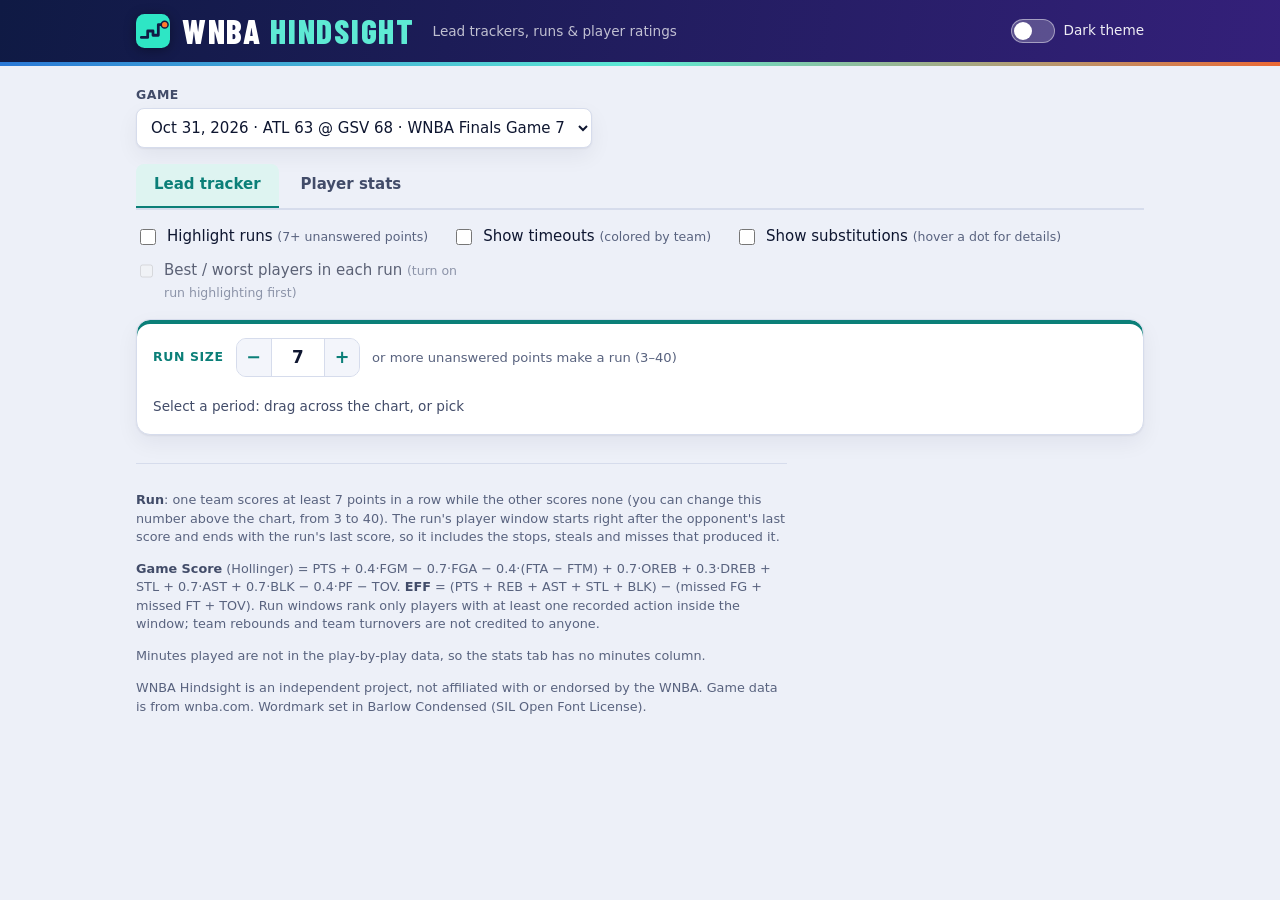
<file: index.html>
<!doctype html>
<html lang="en">
<head>
  <meta charset="utf-8">
  <meta name="viewport" content="width=device-width, initial-scale=1">
  <title>WNBA Hindsight</title>
  <meta http-equiv="refresh" content="0; url=web/">
  <link rel="canonical" href="web/">
</head>
<body>
  <p>Redirecting to <a href="web/">WNBA Hindsight</a>…</p>
</body>
</html>
</file>
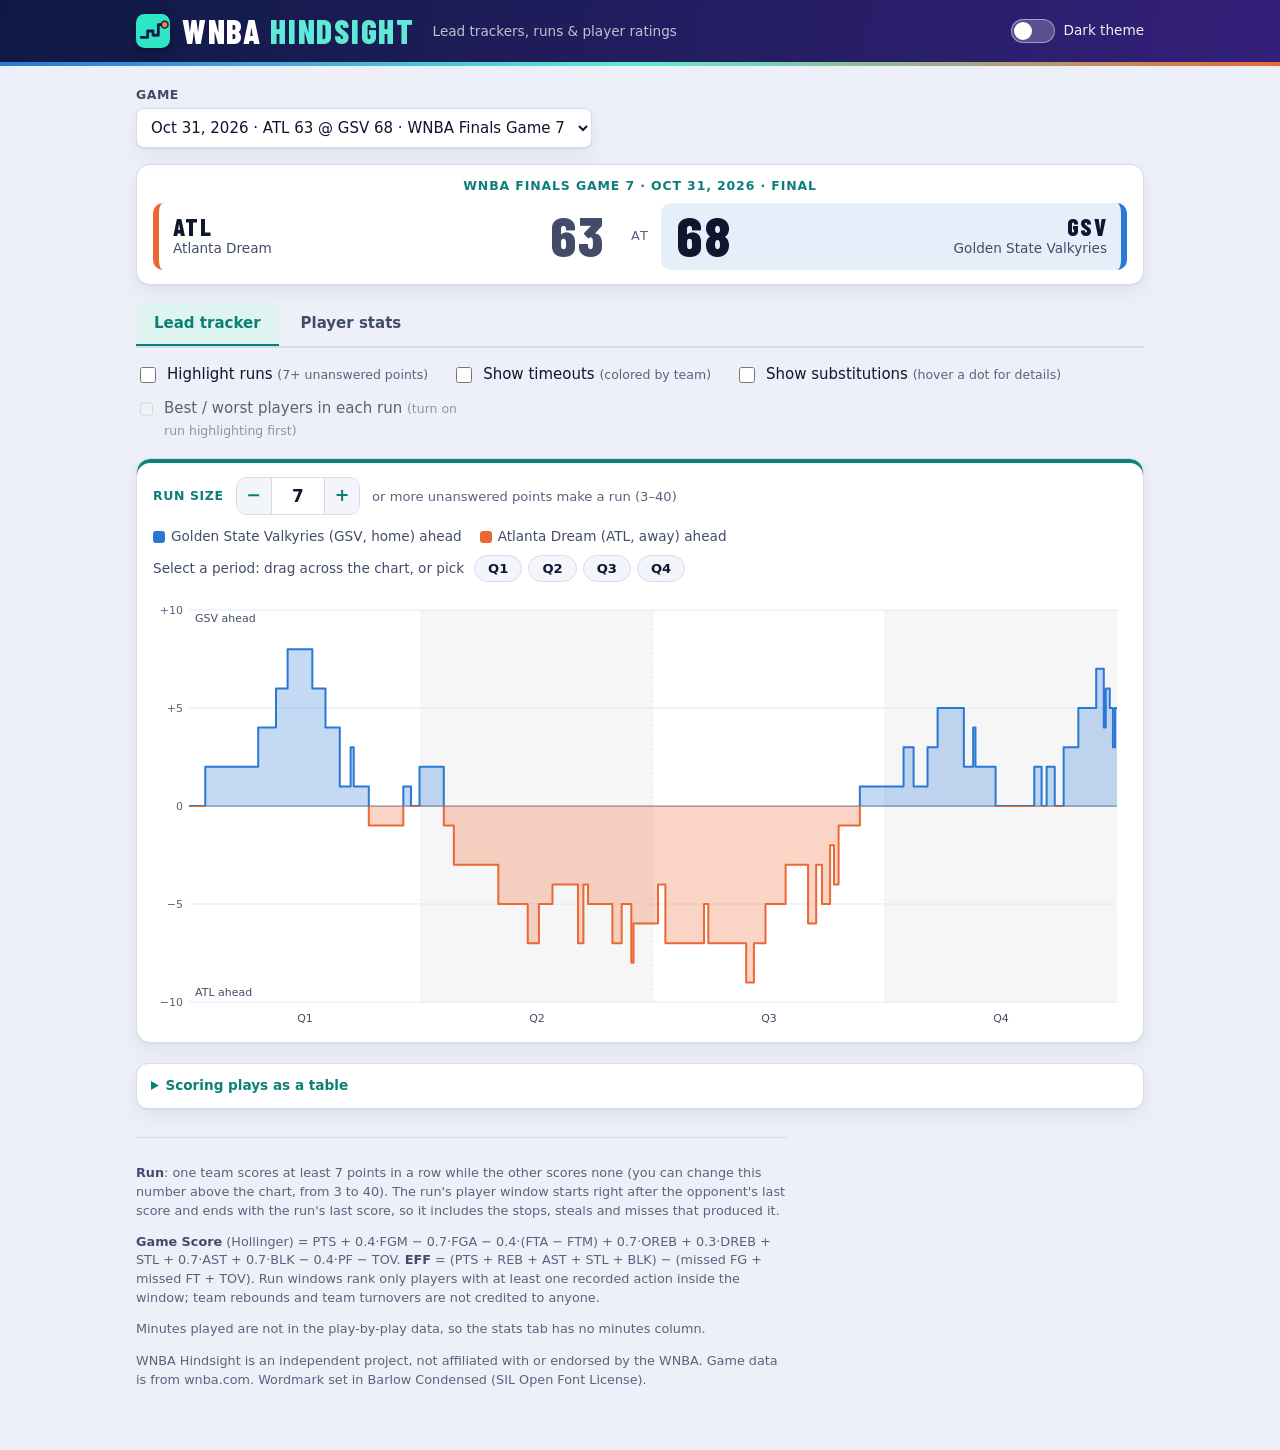
<file: web/index.html>
<!doctype html>
<html lang="en">
<head>
  <meta charset="utf-8">
  <meta name="viewport" content="width=device-width, initial-scale=1">
  <title>WNBA Hindsight</title>
  <meta name="description" content="Lead trackers, scoring runs and player ratings for WNBA games.">
  <link rel="icon" type="image/svg+xml" href="data:image/svg+xml,%3Csvg xmlns='http://www.w3.org/2000/svg' viewBox='0 0 32 32'%3E%3Crect width='32' height='32' rx='8' fill='%232ee6c5'/%3E%3Cpath d='M5 22H11V16H16V20H21V10H27' fill='none' stroke='%23101b45' stroke-width='2.6' stroke-linejoin='round' stroke-linecap='round'/%3E%3Ccircle cx='27' cy='10' r='3.2' fill='%23ff7a2f' stroke='%23101b45' stroke-width='1.4'/%3E%3C/svg%3E">
  <script>
    /* Set the theme before first paint so there is no flash: saved choice, else the OS setting. */
    (function () {
      var t = null;
      try { t = localStorage.getItem("hindsight-theme"); } catch (e) {}
      if (t !== "light" && t !== "dark") t = matchMedia("(prefers-color-scheme: dark)").matches ? "dark" : "light";
      document.documentElement.dataset.theme = t;
    })();
  </script>
  <link rel="stylesheet" href="style.css">
</head>
<body>
  <header class="app-header">
    <div class="app-header-inner">
      <a class="brand" href="./" aria-label="WNBA Hindsight home">
        <svg class="brand-mark" viewBox="0 0 32 32" width="34" height="34" aria-hidden="true" focusable="false">
          <rect width="32" height="32" rx="8" fill="#2ee6c5"/>
          <path d="M5 22H11V16H16V20H21V10H27" fill="none" stroke="#101b45" stroke-width="2.6" stroke-linejoin="round" stroke-linecap="round"/>
          <circle cx="27" cy="10" r="3.2" fill="#ff7a2f" stroke="#101b45" stroke-width="1.4"/>
        </svg>
        <h1 class="brand-name"><span class="brand-wnba">WNBA</span> <span class="brand-hind">Hindsight</span></h1>
      </a>
      <p class="brand-tag">Lead trackers, runs &amp; player ratings</p>
      <label class="theme-switch">
        <input type="checkbox" id="theme-toggle">
        <span>Dark theme</span>
      </label>
    </div>
  </header>

  <main class="page">
    <section class="controls" aria-label="Game">
      <div class="field">
        <label for="game-select">Game</label>
        <select id="game-select" disabled><option>Loading…</option></select>
      </div>
    </section>

    <p id="message" class="message" role="status" hidden></p>

    <section id="game-summary" class="scoreboard" aria-label="Game summary" aria-live="polite"></section>

    <div class="tabs" role="tablist" aria-label="Views">
      <button type="button" role="tab" id="tab-lead" aria-controls="panel-lead" aria-selected="true">Lead tracker</button>
      <button type="button" role="tab" id="tab-stats" aria-controls="panel-stats" aria-selected="false" tabindex="-1">Player stats</button>
    </div>

    <div role="tabpanel" id="panel-lead" aria-labelledby="tab-lead" tabindex="0">
      <section class="controls" aria-label="Lead tracker options">
        <label class="check">
          <input type="checkbox" id="show-runs">
          <span>Highlight runs <small>(<span data-run-size>7</span>+ unanswered points)</small></span>
        </label>
        <label class="check">
          <input type="checkbox" id="show-timeouts">
          <span>Show timeouts <small>(colored by team)</small></span>
        </label>
        <label class="check">
          <input type="checkbox" id="show-subs">
          <span>Show substitutions <small>(hover a dot for details)</small></span>
        </label>
        <label class="check">
          <input type="checkbox" id="show-players" disabled>
          <span>Best / worst players in each run <small id="players-hint">(turn on run highlighting first)</small></span>
        </label>
      </section>

      <section class="chart-card" aria-label="Lead tracker chart">
        <div class="run-setting">
          <label for="run-size" class="run-setting-label">Run size</label>
          <div class="stepper">
            <button type="button" id="run-minus" aria-label="Decrease run size">−</button>
            <input id="run-size" type="text" inputmode="numeric" pattern="[0-9]*" maxlength="2" autocomplete="off" spellcheck="false" value="7" aria-describedby="run-size-hint">
            <button type="button" id="run-plus" aria-label="Increase run size">+</button>
          </div>
          <span id="run-size-hint" class="run-hint" aria-live="polite">or more unanswered points make a run (3–40)</span>
        </div>
        <ul class="legend" id="legend" aria-label="Legend"></ul>
        <div class="brush-bar">
          <span class="brush-help">Select a period: drag across the chart, or pick</span>
          <div class="chips" id="period-chips" role="group" aria-label="Select a period"></div>
          <button type="button" class="link-btn" id="clear-selection" hidden>Clear selection</button>
        </div>
        <div id="chart" class="chart"></div>
        <p id="chart-note" class="note" hidden></p>
      </section>

      <section id="selection" class="selection" aria-label="Selected period" aria-live="polite" hidden></section>

      <section id="runs" class="runs" aria-label="Runs" hidden></section>

      <details class="table-view" id="table-view" hidden>
        <summary>Scoring plays as a table</summary>
        <div class="table-scroll"><table id="plays-table"></table></div>
      </details>
    </div>

    <div role="tabpanel" id="panel-stats" aria-labelledby="tab-stats" tabindex="0" hidden>
      <div id="stats"></div>
    </div>

    <footer class="foot">
      <p><strong>Run</strong>: one team scores at least <span data-run-size>7</span> points in a row while the other scores none (you can change this number above the chart, from 3 to 40). The run's player window starts right after the opponent's last score and ends with the run's last score, so it includes the stops, steals and misses that produced it.</p>
      <p><strong>Game Score</strong> (Hollinger) = PTS + 0.4·FGM − 0.7·FGA − 0.4·(FTA − FTM) + 0.7·OREB + 0.3·DREB + STL + 0.7·AST + 0.7·BLK − 0.4·PF − TOV.
         <strong>EFF</strong> = (PTS + REB + AST + STL + BLK) − (missed FG + missed FT + TOV).
         Run windows rank only players with at least one recorded action inside the window; team rebounds and team turnovers are not credited to anyone.</p>
      <p>Minutes played are not in the play-by-play data, so the stats tab has no minutes column.</p>
      <p class="legal">WNBA Hindsight is an independent project, not affiliated with or endorsed by the WNBA. Game data is from wnba.com.
         Wordmark set in Barlow Condensed (SIL Open Font License).</p>
    </footer>
  </main>
  <script type="module" src="app.js"></script>
</body>
</html>
</file>
<file: web/style.css>
/* WNBA Hindsight
   Themes: tokens below. index.html sets <html data-theme="light|dark"> before first paint;
   the media query only matters if scripting is off. */

@font-face {
  font-family: "Barlow Condensed";
  font-style: normal;
  font-weight: 800;
  font-display: swap;
  src: url("fonts/BarlowCondensed-800.woff2") format("woff2");
}

:root {
  color-scheme: light;
  --display: "Barlow Condensed", "Arial Narrow", "Helvetica Neue", Impact, sans-serif;

  --surface-0: #edf0f8;   /* page */
  --surface-1: #ffffff;   /* cards */
  --surface-2: #f3f5fb;   /* tinted fills: chips, table heads */
  --border: #d6dcec;
  --text-primary: #0e1630;
  --text-secondary: #424c69;
  --text-muted: #59637f;
  --grid: #e3e8f3;
  --zero: #7d88a3;
  --shadow: 0 1px 2px rgba(14, 22, 48, 0.06), 0 8px 22px rgba(14, 22, 48, 0.06);

  --home: #2a78d6;        /* categorical slot 1 */
  --away: #eb6834;        /* categorical slot 2 */
  --sel: #6250d6;         /* period selection (violet, not a team color) */
  --focus: #2a78d6;
  --accent: #0b7f78;      /* brand teal, for text and controls on surfaces */
  --accent-soft: #def4f1;
  --danger: #b42318;
  --on-accent: #ffffff;

  --brand-from: #0f1a44;  /* header gradient */
  --brand-to: #34207a;
  --brand-mint: #5eead4;
}
:root[data-theme="dark"] {
  color-scheme: dark;
  --surface-0: #0a0f20;
  --surface-1: #131a30;
  --surface-2: #1a2342;
  --border: #283253;
  --text-primary: #eaf0ff;
  --text-secondary: #b8c3e0;
  --text-muted: #8f9cc0;
  --grid: #222b47;
  --zero: #66728f;
  --shadow: 0 1px 2px rgba(0, 0, 0, 0.4), 0 8px 22px rgba(0, 0, 0, 0.3);

  --home: #3987e5;
  --away: #d95926;
  --sel: #9085e9;
  --focus: #6aa6ee;
  --accent: #2dd4bf;
  --accent-soft: #11373a;
  --danger: #ff8a80;
  --on-accent: #06222a;

  --brand-from: #080d24;
  --brand-to: #25135a;
}
@media (prefers-color-scheme: dark) {
  :root:not([data-theme]) {
    color-scheme: dark;
    --surface-0: #0a0f20; --surface-1: #131a30; --surface-2: #1a2342; --border: #283253;
    --text-primary: #eaf0ff; --text-secondary: #b8c3e0; --text-muted: #8f9cc0; --grid: #222b47; --zero: #66728f;
    --home: #3987e5; --away: #d95926; --sel: #9085e9; --focus: #6aa6ee;
    --accent: #2dd4bf; --accent-soft: #11373a; --danger: #ff8a80; --on-accent: #06222a;
    --brand-from: #080d24; --brand-to: #25135a;
  }
}

* { box-sizing: border-box; }
body {
  margin: 0;
  background: var(--surface-0);
  color: var(--text-primary);
  font: 15px/1.45 system-ui, -apple-system, "Segoe UI", Roboto, sans-serif;
}
[hidden] { display: none !important; }
:focus-visible { outline: 2px solid var(--focus); outline-offset: 2px; }

/* ---------- Header ---------- */
.app-header {
  background: linear-gradient(100deg, var(--brand-from), var(--brand-to));
  color: #fff;
}
.app-header::after {   /* team-color stripe: home blue to away orange */
  content: ""; display: block; height: 4px;
  background: linear-gradient(90deg, var(--home), var(--brand-mint) 50%, var(--away));
}
.app-header-inner {
  max-width: 1040px; margin: 0 auto; padding: 14px 16px;
  display: flex; align-items: center; gap: 8px 18px; flex-wrap: wrap;
}
.brand { display: flex; align-items: center; gap: 12px; color: inherit; text-decoration: none; }
.brand:focus-visible, .theme-switch input:focus-visible { outline-color: #fff; }
.brand-mark { flex: none; filter: drop-shadow(0 2px 6px rgba(0, 0, 0, 0.35)); }
.brand-name {
  margin: 0; font-family: var(--display); font-weight: 800; font-size: 2.1rem; line-height: 1;
  letter-spacing: 0.05em; text-transform: uppercase;
}
.brand-wnba { color: #fff; }
.brand-hind { color: var(--brand-mint); }
.brand-tag { margin: 2px 0 0; color: rgba(255, 255, 255, 0.72); font-size: 0.85rem; flex: 1; min-width: 0; }
.theme-switch { margin-left: auto; display: flex; align-items: center; gap: 9px; color: rgba(255, 255, 255, 0.92); font-size: 0.85rem; cursor: pointer; user-select: none; }
.theme-switch input {   /* still a real checkbox; drawn as a switch */
  appearance: none; -webkit-appearance: none; margin: 0; cursor: pointer;
  width: 44px; height: 24px; border-radius: 999px; position: relative;
  background: rgba(255, 255, 255, 0.22); border: 1px solid rgba(255, 255, 255, 0.45);
  transition: background 0.15s;
}
.theme-switch input::before {
  content: ""; position: absolute; top: 2px; left: 2px; width: 18px; height: 18px; border-radius: 50%;
  background: #fff; transition: transform 0.15s;
}
.theme-switch input:checked { background: var(--brand-mint); border-color: var(--brand-mint); }
.theme-switch input:checked::before { transform: translateX(20px); background: #0f1a44; }
@media (prefers-reduced-motion: reduce) { .theme-switch input, .theme-switch input::before { transition: none; } }
@media (max-width: 640px) {
  .brand-name { font-size: 1.8rem; }
  .brand-tag { display: none; }
}

/* ---------- Page ---------- */
.page { max-width: 1040px; margin: 0 auto; padding: 20px 16px 48px; }
.controls { display: flex; flex-wrap: wrap; gap: 12px 24px; align-items: flex-end; margin: 0 0 16px; }
.field { display: flex; flex-direction: column; gap: 4px; min-width: min(100%, 340px); }
.field label { font-size: 0.78rem; font-weight: 600; letter-spacing: 0.04em; text-transform: uppercase; color: var(--text-secondary); }
select {
  font: inherit; color: var(--text-primary); background: var(--surface-1);
  border: 1px solid var(--border); border-radius: 8px; padding: 9px 10px; box-shadow: var(--shadow);
}
.check { display: flex; gap: 8px; align-items: flex-start; cursor: pointer; max-width: 340px; }
.check input { margin-top: 3px; width: 16px; height: 16px; accent-color: var(--accent); }
.check small { color: var(--text-muted); }
.check:has(input:disabled) { cursor: not-allowed; opacity: 0.65; }

.message {
  background: var(--surface-1); border: 1px solid var(--border); border-radius: 8px;
  padding: 12px 14px; margin: 0 0 16px;
}
.message code { background: var(--surface-2); padding: 1px 5px; border-radius: 4px; }

/* ---------- Scoreboard ---------- */
.scoreboard {
  background: var(--surface-1); border: 1px solid var(--border); border-radius: 14px;
  box-shadow: var(--shadow); padding: 12px 16px 14px; margin-bottom: 18px;
}
.scoreboard:empty { display: none; }
.sb-meta {
  margin: 0 0 8px; text-align: center; font-size: 0.78rem; font-weight: 600;
  letter-spacing: 0.07em; text-transform: uppercase; color: var(--accent);
}
.sb-teams { display: grid; grid-template-columns: 1fr auto 1fr; align-items: center; gap: 12px; }
.sb-team { display: flex; align-items: center; justify-content: space-between; gap: 14px; padding: 6px 14px; border-radius: 10px; min-width: 0; }
.sb-team.away { border-left: 6px solid var(--away); }
.sb-team.home { border-right: 6px solid var(--home); flex-direction: row-reverse; }
.sb-id { display: flex; flex-direction: column; min-width: 0; }
.sb-team.home .sb-id { align-items: flex-end; text-align: right; }
.sb-tri { font-family: var(--display); font-weight: 800; font-size: 1.5rem; letter-spacing: 0.06em; line-height: 1; }
.sb-name { color: var(--text-secondary); font-size: 0.85rem; overflow-wrap: anywhere; }
.sb-score {
  font-family: var(--display); font-weight: 800; font-size: 3.4rem; line-height: 1;
  font-variant-numeric: tabular-nums; color: var(--text-secondary);
}
.sb-team.winner .sb-score { color: var(--text-primary); }
.sb-team.away.winner { background: color-mix(in srgb, var(--away) 12%, transparent); }
.sb-team.home.winner { background: color-mix(in srgb, var(--home) 12%, transparent); }
.sb-at { color: var(--text-muted); font-size: 0.8rem; text-transform: uppercase; letter-spacing: 0.1em; }
@media (max-width: 620px) {
  .sb-teams { grid-template-columns: 1fr; gap: 6px; }
  .sb-at { display: none; }
  .sb-score { font-size: 2.6rem; }
}

/* ---------- Tabs ---------- */
.tabs { display: flex; gap: 4px; border-bottom: 2px solid var(--border); margin: 4px 0 16px; overflow-x: auto; }
.tabs [role="tab"] {
  font: inherit; font-weight: 700; color: var(--text-secondary); background: none; border: 0;
  border-bottom: 4px solid transparent; border-radius: 8px 8px 0 0; padding: 10px 18px; margin-bottom: -2px;
  cursor: pointer; white-space: nowrap;
}
.tabs [role="tab"]:hover { color: var(--text-primary); background: var(--surface-2); }
.tabs [role="tab"][aria-selected="true"] { color: var(--accent); border-bottom-color: var(--accent); background: var(--accent-soft); }
[role="tabpanel"]:focus-visible { outline-offset: 4px; }

/* ---------- Lead tracker ---------- */
.chart-card {
  background: var(--surface-1); border: 1px solid var(--border); border-radius: 14px; box-shadow: var(--shadow), inset 0 4px 0 var(--accent);
  padding: 18px 12px 10px;
}
.legend { display: flex; flex-wrap: wrap; gap: 6px 18px; list-style: none; margin: 0 4px 8px; padding: 0;
  color: var(--text-secondary); font-size: 0.85rem; }
.legend li { display: flex; align-items: center; gap: 6px; }
.swatch { width: 12px; height: 12px; border-radius: 3px; flex: none; }
.swatch.home, .bg-home { background: var(--home); }
.swatch.away, .bg-away { background: var(--away); }
.chart { position: relative; width: 100%; touch-action: pan-y; }
.chart svg { display: block; width: 100%; height: auto; overflow: visible; cursor: crosshair; user-select: none; -webkit-user-select: none; }
.chart svg.dragging { cursor: ew-resize; }
.note { margin: 6px 4px 0; color: var(--text-muted); font-size: 0.8rem; }
.tri.home { color: var(--home); }
.tri.away { color: var(--away); }
.to-hit { cursor: pointer; }
.sub-hit { cursor: pointer; }
.lane-label { font-size: 10px; letter-spacing: 0.04em; }
.t-tag { color: var(--text-secondary); font-size: 0.72rem; }
.tooltip .t-rate { margin-top: 4px; font-variant-numeric: tabular-nums; }
.tooltip .t-rate b { color: var(--accent); }
.tt-dot { display: inline-block; width: 9px; height: 9px; border-radius: 2px; margin-right: 6px; }

/* SVG parts */
.ax-text { fill: var(--text-muted); font-size: 11px; }
.ax-label { fill: var(--text-secondary); font-size: 11px; }
.grid-line { stroke: var(--grid); stroke-width: 1; }
.zero-line { stroke: var(--zero); stroke-width: 1.25; }
.band { fill: var(--text-primary); opacity: 0.035; }
.period-line { stroke: var(--grid); stroke-width: 1; stroke-dasharray: 3 3; }
.halo { stroke: var(--surface-1); fill: none; stroke-linecap: round; stroke-linejoin: round; }
.run-badge { fill: var(--surface-1); stroke-width: 2; }
.run-num { fill: var(--text-primary); font-size: 11px; font-weight: 600; text-anchor: middle; dominant-baseline: central; pointer-events: none; }
.cross { stroke: var(--text-muted); stroke-width: 1; stroke-dasharray: 3 3; }
.cross-dot { fill: var(--surface-1); stroke: var(--text-primary); stroke-width: 2; }
.run-hit { cursor: pointer; }
.win { opacity: 0; pointer-events: none; }
.win.active { opacity: 0.16; }
g[data-run].active .main { stroke-width: 4.5; }
g[data-run].active .run-badge { stroke-width: 3; }

.tooltip {
  position: absolute; z-index: 2; pointer-events: none; min-width: 190px; max-width: 300px;
  background: var(--surface-1); color: var(--text-primary);
  border: 1px solid var(--border); border-radius: 8px; padding: 8px 10px;
  box-shadow: 0 4px 14px rgba(0, 0, 0, 0.22); font-size: 0.82rem;
}
.tooltip .t-time { color: var(--text-secondary); font-size: 0.75rem; }
.tooltip .t-score { font-weight: 600; font-variant-numeric: tabular-nums; }
.tooltip .t-play { color: var(--text-secondary); margin-top: 4px; }

/* Period selection */
.brush-bar { display: flex; flex-wrap: wrap; align-items: center; gap: 6px 10px; margin: 0 4px 8px; font-size: 0.85rem; color: var(--text-secondary); }
.chips { display: flex; gap: 6px; }
.chip {
  font: inherit; font-size: 0.82rem; font-weight: 600; color: var(--text-primary); background: var(--surface-2);
  border: 1px solid var(--border); border-radius: 999px; padding: 3px 13px; cursor: pointer;
}
.chip:hover { border-color: var(--accent); color: var(--accent); }
.chip[aria-pressed="true"] { background: var(--accent); color: var(--on-accent); border-color: var(--accent); }
.link-btn { font: inherit; font-size: 0.82rem; color: var(--accent); background: none; border: 0; text-decoration: underline; cursor: pointer; padding: 3px 4px; }
.sel-rect { fill: var(--sel); fill-opacity: 0.22; }
.sel-edge { stroke: var(--sel); stroke-width: 2; }
.sel-label { paint-order: stroke; stroke: var(--surface-1); stroke-width: 4px; stroke-linejoin: round; fill: var(--text-primary); font-weight: 600; }
/* no browser text/element highlight on the chart, and none anywhere while a selection drag is in progress */
.chart svg *::selection, .chart svg::selection { background: transparent; }
body.brushing, body.brushing * { user-select: none !important; -webkit-user-select: none !important; cursor: ew-resize !important; }
body.brushing ::selection { background: transparent !important; }
.selection { margin-top: 16px; }
.selection-card { border-left-color: var(--sel) !important; }

/* Run cards */
.runs { margin-top: 20px; display: grid; gap: 12px; grid-template-columns: repeat(auto-fill, minmax(min(100%, 440px), 1fr)); }
.run-card {
  background: var(--surface-1); border: 1px solid var(--border); border-radius: 12px; box-shadow: var(--shadow);
  padding: 12px 14px; border-left: 6px solid var(--text-muted);
}
.run-card.home { border-left-color: var(--home); }
.run-card.away { border-left-color: var(--away); }
.run-card.active { outline: 2px solid var(--accent); outline-offset: 1px; }
.run-card h3 { margin: 0; font-size: 1rem; display: flex; gap: 8px; align-items: baseline; flex-wrap: wrap; }
.run-card .num { font-variant-numeric: tabular-nums; color: var(--text-secondary); }
.run-card .when { margin: 2px 0 10px; color: var(--text-secondary); font-size: 0.85rem; font-variant-numeric: tabular-nums; }
.metrics { display: grid; grid-template-columns: 1fr 1fr; gap: 10px 16px; }
@media (max-width: 520px) { .metrics { grid-template-columns: 1fr; } }
.metric { background: var(--surface-2); border-radius: 10px; padding: 8px 10px; }
.metric h4 { margin: 0 0 4px; font-size: 0.74rem; font-weight: 700; text-transform: uppercase; letter-spacing: 0.06em; color: var(--accent); }
.who { display: flex; gap: 6px; align-items: baseline; font-size: 0.9rem; margin: 2px 0; }
.who .tag { color: var(--text-secondary); font-size: 0.72rem; width: 3.1em; flex: none; }
.who .names { flex: 1; min-width: 0; }
.who .val { font-variant-numeric: tabular-nums; font-weight: 700; white-space: nowrap; }
.name-line { display: block; }
.tag { color: var(--text-secondary); font-size: 0.72rem; }
.names .tag { color: var(--text-secondary); font-size: 0.72rem; }
.team-chip { display: inline-block; width: 8px; height: 8px; border-radius: 2px; margin-right: 4px; vertical-align: baseline; }
.run-card details { margin-top: 10px; }
.run-card summary, .table-view summary { cursor: pointer; color: var(--accent); font-size: 0.85rem; font-weight: 600; }

table { border-collapse: collapse; width: 100%; font-size: 0.8rem; font-variant-numeric: tabular-nums; }
th, td { padding: 4px 8px; text-align: right; border-bottom: 1px solid var(--grid); white-space: nowrap; }
th:first-child, td:first-child { text-align: left; }
th { color: var(--text-secondary); font-weight: 700; position: sticky; top: 0; background: var(--surface-2); }
.table-scroll { overflow: auto; max-height: 320px; margin-top: 6px; }
.table-view { margin-top: 20px; background: var(--surface-1); border: 1px solid var(--border); border-radius: 12px; box-shadow: var(--shadow); padding: 12px 14px; }
#plays-table td:last-child, #plays-table th:last-child { text-align: left; white-space: normal; }

/* ---------- Player stats ---------- */
.leaders { display: grid; grid-template-columns: repeat(auto-fit, minmax(min(100%, 260px), 1fr)); gap: 12px; margin-bottom: 16px; }
.leader {
  display: grid; grid-template-columns: 1fr auto; gap: 2px 12px; align-items: baseline;
  background: var(--surface-1); border: 1px solid var(--border); border-radius: 12px; box-shadow: var(--shadow), inset 0 4px 0 var(--accent);
  padding: 14px 14px 10px;
}
.leader-title { grid-column: 1 / -1; font-size: 0.74rem; font-weight: 700; text-transform: uppercase; letter-spacing: 0.06em; color: var(--accent); }
.leader-val { font-family: var(--display); font-weight: 800; font-size: 2.2rem; line-height: 1; font-variant-numeric: tabular-nums; grid-row: 2; grid-column: 2; }
.leader-who { grid-row: 2; grid-column: 1; }
.team-stats { background: var(--surface-1); border: 1px solid var(--border); border-radius: 14px; box-shadow: var(--shadow); padding: 16px 14px 12px; margin-bottom: 16px; }
.team-stats[data-side="home"] { box-shadow: var(--shadow), inset 0 5px 0 var(--home); }
.team-stats[data-side="away"] { box-shadow: var(--shadow), inset 0 5px 0 var(--away); }
.team-stats h2 { margin: 0 0 8px; font-size: 1.05rem; display: flex; align-items: center; gap: 8px; flex-wrap: wrap; }
.team-score { font-family: var(--display); font-weight: 800; font-size: 1.6rem; line-height: 1; font-variant-numeric: tabular-nums; }
.team-role { color: var(--text-muted); font-size: 0.8rem; font-weight: 400; }
.stats-scroll { max-height: none; overflow-x: auto; }
.stats-table th, .stats-table td { text-align: right; }
.stats-table th.left, .stats-table td.left { text-align: left; position: sticky; left: 0; background: var(--surface-1); }
.stats-table th { top: auto; position: static; }
.stats-table th.left { position: sticky; background: var(--surface-2); }
.stats-table th button {
  font: inherit; font-weight: 700; color: var(--text-secondary); background: none; border: 0; padding: 2px 0; cursor: pointer;
  display: inline-flex; gap: 3px; align-items: baseline;
}
.stats-table th button:hover { color: var(--accent); }
.stats-table th[aria-sort="ascending"] button, .stats-table th[aria-sort="descending"] button { color: var(--accent); }
.stats-table .arrow { font-size: 0.65rem; min-width: 0.8em; }
.stats-table .metric { font-weight: 700; }
.stats-table tbody tr:hover td { background: var(--accent-soft); }
.stats-table tfoot td { font-weight: 700; border-top: 2px solid var(--grid); border-bottom: 0; background: var(--surface-2); }
.stats-table .metric:not(.left) { background: var(--accent-soft); }
.stats-table th.metric:not(.left) { background: var(--accent-soft); }
.stats-table tfoot td.metric:not(.left) { background: var(--accent-soft); }
.stats-table tbody tr:hover td.left { background: var(--accent-soft); }

/* ---------- Footer ---------- */
.foot { margin-top: 28px; padding-top: 14px; border-top: 1px solid var(--border); color: var(--text-muted); font-size: 0.8rem; max-width: 80ch; }
.foot strong { color: var(--text-secondary); }
.foot .legal { margin-top: 14px; }

/* Run size box */
.run-setting { display: flex; flex-wrap: wrap; align-items: center; gap: 6px 12px; margin: 0 4px 12px; }
.run-setting-label { font-size: 0.78rem; font-weight: 700; letter-spacing: 0.05em; text-transform: uppercase; color: var(--accent); }
.stepper { display: inline-flex; align-items: stretch; border: 1px solid var(--border); border-radius: 10px; overflow: hidden; background: var(--surface-2); }
.stepper button {
  font: inherit; font-size: 1.1rem; font-weight: 700; line-height: 1; width: 34px; border: 0; cursor: pointer;
  color: var(--accent); background: var(--surface-2);
}
.stepper button:hover:not(:disabled) { background: var(--accent-soft); }
.stepper button:disabled { color: var(--text-muted); opacity: 0.5; cursor: not-allowed; }
.stepper input {
  width: 3.4rem; text-align: center; font: inherit; font-size: 1.05rem; font-weight: 800; font-variant-numeric: tabular-nums;
  color: var(--text-primary); background: var(--surface-1); border: 0; border-left: 1px solid var(--border); border-right: 1px solid var(--border);
  padding: 6px 4px; outline-offset: -2px;
}
.stepper input[aria-invalid="true"] { color: var(--danger); box-shadow: inset 0 -3px 0 var(--danger); }
.run-hint { color: var(--text-muted); font-size: 0.82rem; }
.stepper input[aria-invalid="true"] ~ * , .run-setting:has(input[aria-invalid="true"]) .run-hint { color: var(--danger); }

#panel-lead > .controls { align-items: flex-start; }
</file>
